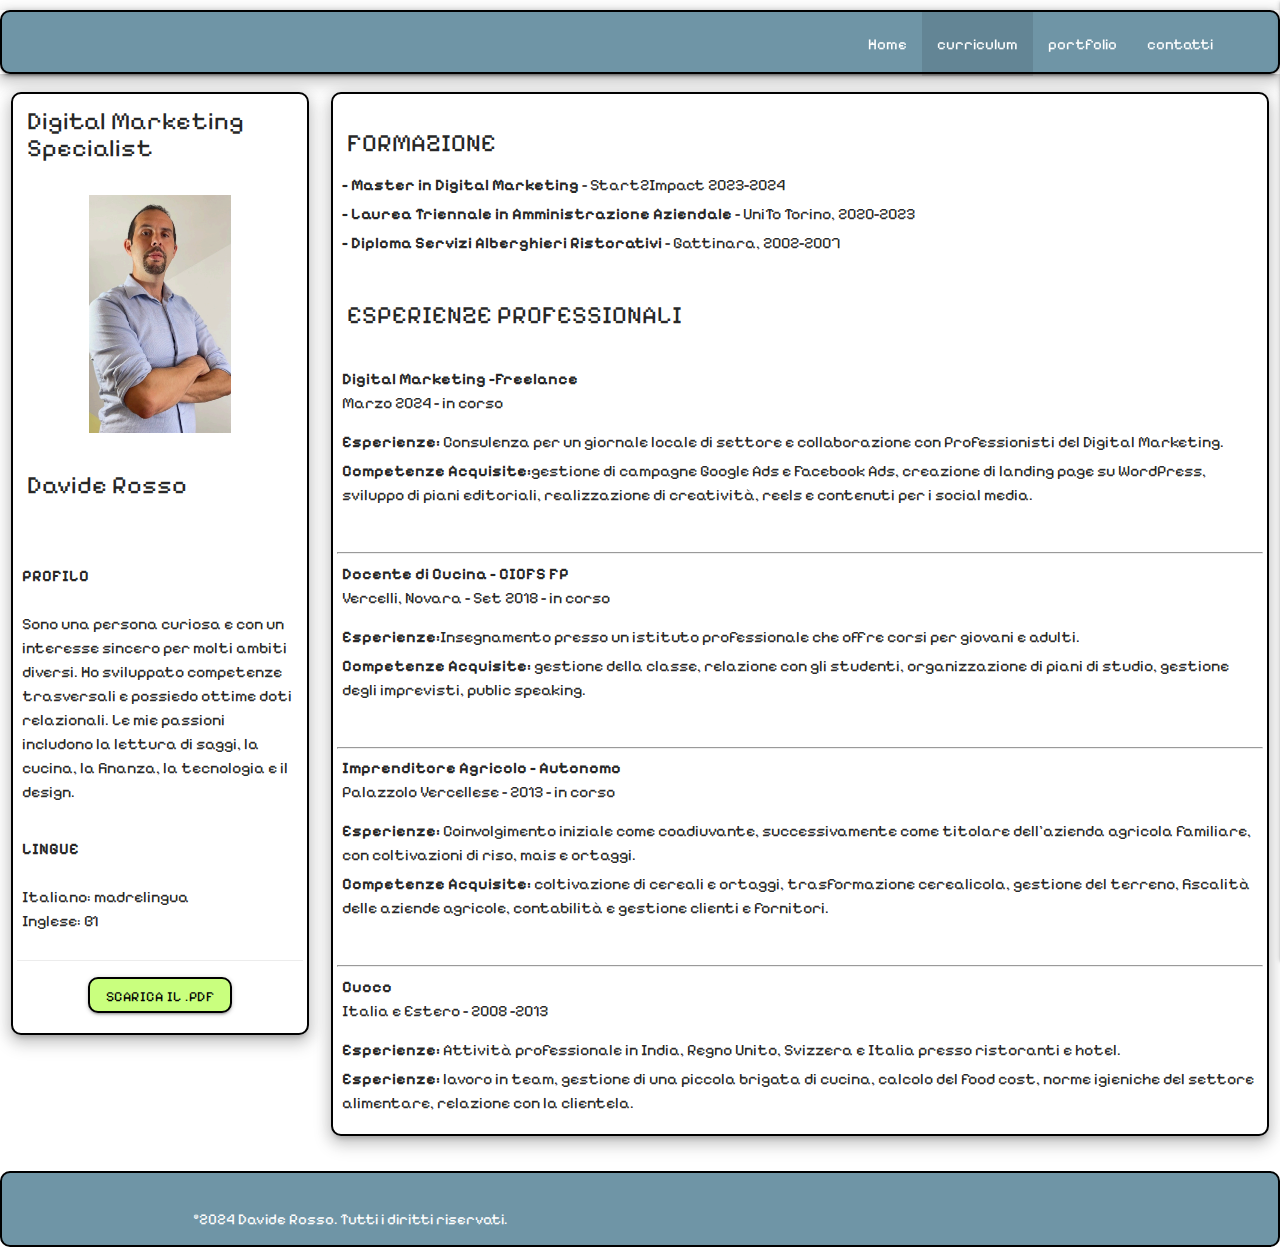
<file: curriculum.html>
<!DOCTYPE html>
<html lang="it">
<head>
    <!-- meta tag -->
    <meta charset="UTF8">
    <meta name="viewport" content="width= device-width, initial-scale=1.0">
    <meta author="Davide Rosso" content="Davide Rosso">

    <title>Curriculum | Davide Rosso</title>
    <meta name="description" content="Consulta il curriculum di Davide Rosso con esperienze, competenze e formazione.">

    <!-- Open Graph -->
    <meta property="og:title" content="Curriculum di Davide Rosso">
    <meta property="og:description" content="Leggi il mio curriculum con tutte le mie esperienze e competenze.">
    <meta property="og:image" content="https://daviderosso-data.github.io/personal_website/assets/img/pixel_dave.png">
    <meta property="og:url" content="https://daviderosso-data.github.io/personal_website/curriculum.html">
    <meta property="og:type" content="article">

    <link rel="icon" type="image/x-icon" href="assets/img/favicon.ico">
    
    <!-- import framework materialize -->
    <link rel="stylesheet" href="https://cdnjs.cloudflare.com/ajax/libs/materialize/1.0.0/css/materialize.min.css"> 

    <!-- import icon -->
    <link href="https://fonts.googleapis.com/icon?family=Material+Icons" rel="stylesheet">

    <!-- import css -->
    <link rel="stylesheet" href="assets/scss/styles.css">

</head>

<body>
     <!-- Header with Navbar-->
     <div class="col 12 z-depth-3">
        <div class="navbar-fixed" id="navbar-margin"> 
            <nav>
                <div class="nav-wrapper">
                
                <a href="#" data-target="mobile-demo" class="sidenav-trigger right"><i class="material-icons">menu</i></a>
                <ul class="right hide-on-med-and-down">
                    <li ><a href="index.html" class="active-tm">Home</a></li>
                    <li class="active"><a href="curriculum.html">curriculum</a></li>
                    <li><a href="portfolio.html">portfolio</a></li>
                    <li><a href="contatti.html">contatti</a></li>
                </ul>
            </div>
            </nav>
        </div>
        </div>
    
        <ul class="sidenav" id="mobile-demo">
            <li><img class="circle" id="sidenav-img" src="assets/img/pixel_dave.png" alt="davide rosso pixeled"></li>
            <hr id="line">
            <li ><a href="index.html" id="navbar-link">Home</a></li>
            <li class="active"><a href="curriculum.html" id="navbar-link">curriculum</a></li>
            <li><a href="portfolio.html" id="navbar-link">portfolio</a></li>
            <li><a href="contatti.html" id="navbar-link">contatti</a></li>
        </ul>
    
    
    <!-- curriculum Marketing Section  -->
    <div class="row">
        <div class="col xl3 m12">
            <div class="card z-depth-3 always-visible">
            <h2>Digital Marketing Specialist
            </h2><br>
            
                <div style="text-align: center;">
                    <img src="assets/img/davide.png" width="50%" alt="foto profilo davide rosso"></div>
   
            <br>
            <h2>Davide Rosso<br><br><br></h2>
            <p class="text">
            <b>PROFILO</b><br><br>
            Sono una persona curiosa e con
            un interesse sincero per molti
            ambiti diversi. Ho sviluppato
            competenze trasversali e
            possiedo ottime doti relazionali.
            Le mie passioni includono la
            lettura di saggi, la cucina, la
            finanza, la tecnologia e il
            design.
        </p>
        <br>
        
        <p class="text"> <b>LINGUE</b><br><br>
        Italiano: madrelingua<br>
        Inglese: B1</p><br>
        <div class="card-action"style="text-align: center;">
        <a href="assets/doc/CV.pdf" class="waves-effect waves-light btn" id="cta-green" target="_blank" rel="noopener" >Scarica il .pdf</a>
        </div>
        </div>
        </div>
        <div class="col xl9 m12">
         
            <div class="card z-depth-3 always-visible">
                <br>
                <h2>FORMAZIONE</h2>
                <ul>
                    <li><p class="text">
                        <b> - Master in Digital Marketing</b> - Start2Impact
                        2023-2024</p></li>
                    <li><p class="text">
                        <b> - Laurea Triennale in Amministrazione Aziendale </b>- UniTo
                Torino, 2020-2023
                    </p></li>
                    <li><p class="text">
                        <b> - Diploma Servizi Alberghieri Ristorativi</b> -
                Gattinara, 2002-2007
                    </p></li>

                </ul>
                
                <br>
                <h2>ESPERIENZE PROFESSIONALI</h2>
                <br>
                <p class="text">
                    <b> Digital Marketing -Freelance</b> <br>
                    Marzo 2024 - in corso
                    <ul>
                        <li class="text"> <b>Esperienze:</b> Consulenza per un giornale locale di settore e collaborazione con Professionisti del Digital Marketing.</li>
                        <li class="text"> <b>Competenze Acquisite:</b>gestione di campagne Google Ads e Facebook Ads, creazione di landing page su WordPress, sviluppo di piani editoriali, realizzazione di creatività, reels e contenuti per i social media.</li>
                    </ul>
                </p><br>
                <hr>
                <p class="text">
                    <b> Docente di Cucina - CIOFS FP
                        </b> <br>
                        Vercelli, Novara - Set 2018 - in corso
                    <ul>
                        <li class="text"> <b>Esperienze:</b>Insegnamento presso un istituto professionale che offre corsi per giovani e adulti.
                        </li>
                        <li class="text"> <b>Competenze Acquisite:</b> gestione della classe, relazione con gli studenti, organizzazione di piani di studio, gestione degli imprevisti, public speaking.</li>
                    </ul>
                    
                </p>
                <br><hr>

                <p class="text">
                    <b> Imprenditore Agricolo - Autonomo
                        </b> <br>
                        Palazzolo Vercellese - 2013 - in corso
                    <ul>
                        <li class="text"> <b>Esperienze:</b> Coinvolgimento iniziale come coadiuvante, successivamente come titolare dell'azienda agricola familiare, con coltivazioni di riso, mais e ortaggi.
</li>
                        <li class="text"> <b>Competenze Acquisite:</b> coltivazione di cereali e ortaggi, trasformazione cerealicola, gestione del terreno, fiscalità delle aziende agricole, contabilità e gestione clienti e fornitori.</li>
                    </ul>
                    
                </p><br><hr>

                <p class="text">
                    <b> Cuoco</b> <br>
                    Italia e Estero - 2008 -2013
                    <ul>
                        <li class="text"> <b>Esperienze:</b>  Attività professionale in India, Regno Unito, Svizzera e Italia presso ristoranti e hotel.</li>
                        <li class="text"> <b>Esperienze:</b> lavoro in team, gestione di una piccola brigata di cucina, calcolo del food cost, norme igieniche del settore alimentare, relazione con la clientela.</li>
                    </ul>
                    
                    </p>                
                
                
            </div>
     
        </div>
    </div>
    </div>
    </div>
    
    
    <!-- Footer -->
    <footer class="page-footer">
        <div class="container">
        <p class="white-text">&copy;2024 Davide Rosso. Tutti i diritti riservati.</p>
        </div>
    </footer>

    <!-- import materialize js scripts -->
    <script src="https://cdnjs.cloudflare.com/ajax/libs/materialize/1.0.0/js/materialize.min.js"></script>

    <script type="text/javascript" src="assets/js/script.js"></script>

   

  
</body>
</html>
</file>
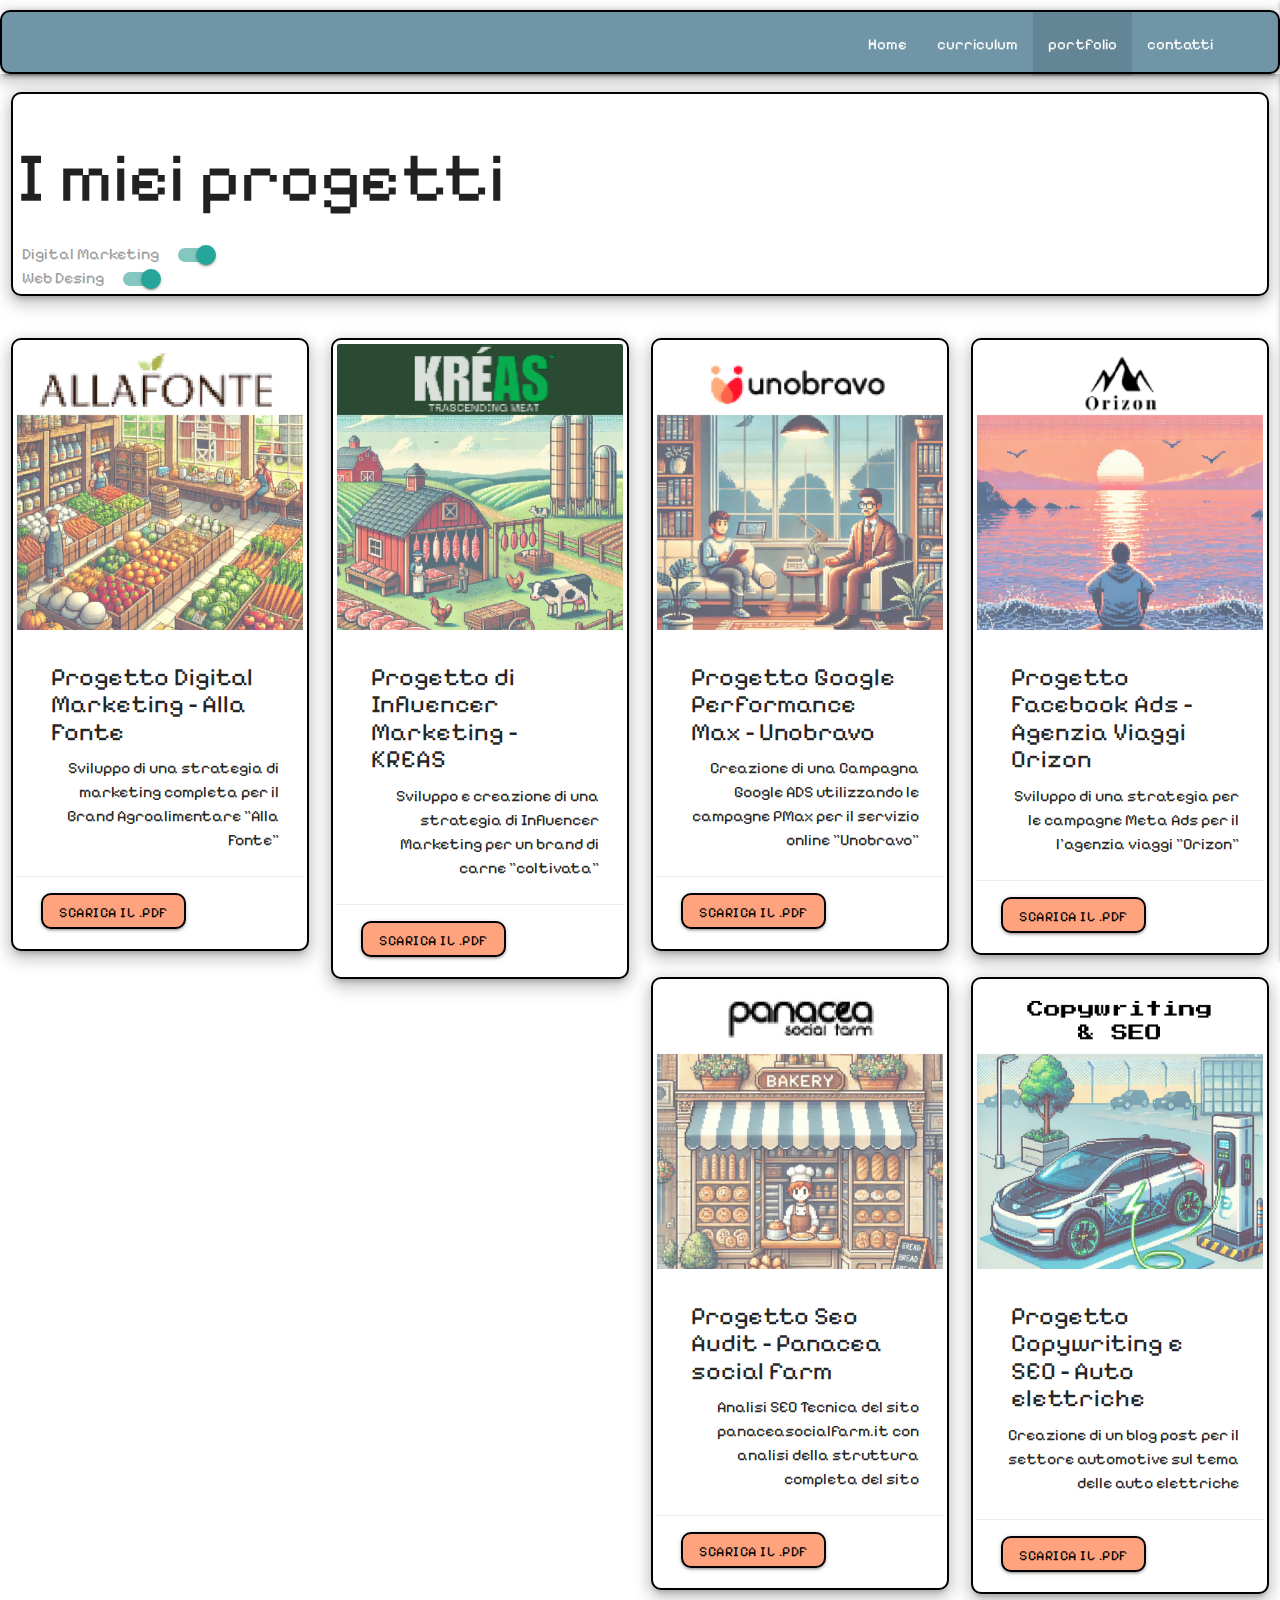
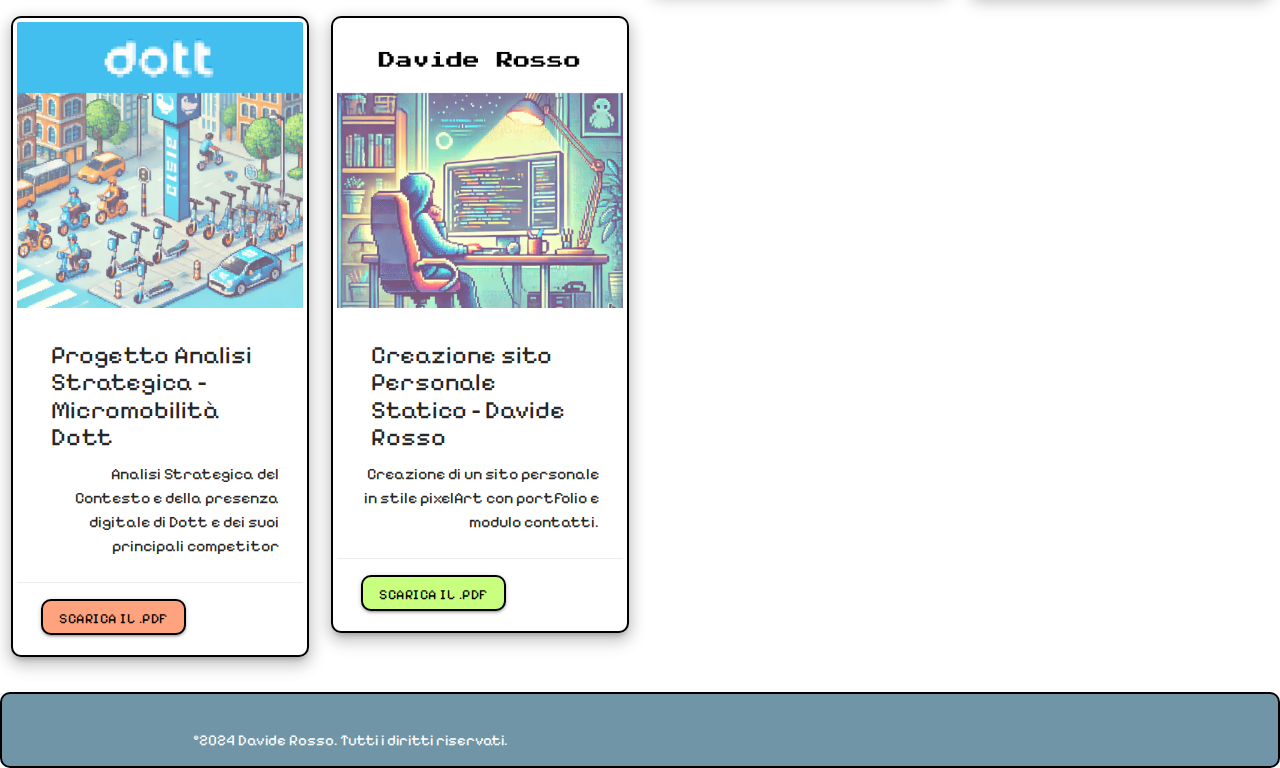
<file: portfolio.html>
<!DOCTYPE html>
<html lang="it">
<head>
    <!-- meta tag -->
    <meta charset="UTF8">
    <meta name="viewport" content="width= device-width, initial-scale=1.0">
    <meta author="Davide Rosso" content="Davide Rosso">

    <title>Portfolio | Davide Rosso</title>
    <meta name="description" content="Esplora i progetti di Davide Rosso in digital marketing e web development.">

    <!-- Open Graph -->
    <meta property="og:title" content="Portfolio di Davide Rosso">
    <meta property="og:description" content="Guarda i miei progetti di digital marketing e sviluppo web.">
    <meta property="og:image" content="https://daviderosso-data.github.io/personal_website/assets/img/programming.webp">
    <meta property="og:url" content="https://daviderosso-data.github.io/personal_website/portfolio.html">
    <meta property="og:type" content="website">


    <link rel="icon" type="image/x-icon" href="assets/img/favicon.ico">
    
    <!-- import framework materialize -->
    <link rel="stylesheet" href="https://cdnjs.cloudflare.com/ajax/libs/materialize/1.0.0/css/materialize.min.css"> 

    <!-- import icon -->
    <link href="https://fonts.googleapis.com/icon?family=Material+Icons" rel="stylesheet">

    <!-- import css -->
    <link rel="stylesheet" href="assets/scss/styles.css">

</head>

<body>

     <!-- Header with Navbar-->
     <div class="col 12 z-depth-3">
        <div class="navbar-fixed" id="navbar-margin"> 
            <nav>
              <div class="nav-wrapper">
                <a href="#" data-target="mobile-demo" class="sidenav-trigger right"><i class="material-icons">menu</i></a>
                <ul class="right hide-on-med-and-down">
                    <li><a href="index.html" class="active-tm">Home</a></li>
                    <li><a href="curriculum.html">curriculum</a></li>
                    <li class="active"><a href="portfolio.html">portfolio</a></li>
                    <li><a href="contatti.html">contatti</a></li>
                </ul>
            </div>
            </nav>
        </div>
        </div>
    
        <ul class="sidenav" id="mobile-demo">
            <li><img class="circle" id="sidenav-img" src="assets/img/pixel_dave.png" alt="davide rosso pixeled"></li>
            <hr id="line">
            <li ><a href="index.html" id="navbar-link">Home</a></li>
            <li><a href="curriculum.html" id="navbar-link">curriculum</a></li>
            <li class="active"><a href="portfolio.html" id="navbar-link">portfolio</a></li>
            <li><a href="contatti.html" id="navbar-link">contatti</a></li>
        </ul>
    
    

    <!-- Title and Filter -->
    <div class="row">
        <div class="col s12">
            <div class="card z-depth-3 always-visible">
            <h1>I miei progetti</h1>
              <div class="switch filter-controls left-align" >
                <label class="subtitle">Digital Marketing
                <input type="checkbox" id="filter-digital-marketing" checked/>
                <span class="lever"></span>
                </label><br>
                <label class="subtitle">Web Desing
                <input type="checkbox" id="filter-web-design" checked />
                <span class="lever"></span>
                </label>
              </div>
            </div>
        </div>
    </div>

    <!-- Cards Portfolio -->
    <div class="portfolio-container" id="portfolio-container">
    <div class="row" id="portfolio-row">
  
        <div class="col xl3 digital-marketing">
            <div class="card z-depth-3">
                <div class="card-image">
                  <img class="card-img" src="assets/img/Allafonte.png" alt="illustrazione di un negozio di alimentari in stile pixel art">
                </div>
                <div class="card-content">
                  <h2>Progetto Digital Marketing - Alla Fonte </h2>
                  <p class="subtitle">Sviluppo di una strategia di marketing completa per il Brand Agroalimentare "Alla Fonte"
                  </p>
                </div>
                <div class="card-action">
                    <a href="assets/doc/allafonte.pdf" target="_blank" class="waves-effect waves-light btn" id="cta" rel="noopener">Scarica il .pdf</a>
                </div>
              </div>
        </div>
        <div class="col xl3 digital-marketing">
            <div class="card z-depth-3">
                <div class="card-image">
                  <img class="card-img" src="assets/img/kreas.png" alt="illustrazione di una fattoria con carni e animali in stile pixel art">
                </div>
                <div class="card-content">
                  <h2> Progetto di Influencer Marketing - KREAS</h2>
                  <p class="subtitle">Sviluppo e creazione di una strategia di Influencer Marketing per un brand di carne "coltivata"
                </div>
                <div class="card-action">
                    <a href="assets/doc/kreas.pdf" target="_blank" class="waves-effect waves-light btn" id="cta" rel="noopener">Scarica il .pdf</a>
                </div>
              </div>
        </div>
        <div class="col xl3 digital-marketing">
            <div class="card z-depth-3">
                <div class="card-image">
                  <img class="card-img" src="assets/img/unobravo.png" alt="illustrazione di una seduta da uno psicologo in stile pixel art">
                </div>
                <div class="card-content">
                  <h2> Progetto Google Performance Max - Unobravo</h2>
                  <p class="subtitle">Creazione di una Campagna Google ADS utilizzando le campagne PMax per il servizio online "Unobravo"
                  </p>
                </div>
                <div class="card-action">
                    <a href="assets/doc/unobravo.pdf" target="_blank" class="waves-effect waves-light btn" id="cta" rel="noopener">Scarica il .pdf</a>
                </div>
              </div>
        </div>
       
        <div class="col xl3 digital-marketing">
            <div class="card z-depth-3">
                <div class="card-image">
                  <img class="card-img" src="assets/img/Orizon.png" alt="ragazzo guarda l'orizzonte sul mare mentre il sole tramonta in stile pixel art">
                </div>
                <div class="card-content">
                  <h2> Progetto Facebook Ads - Agenzia Viaggi Orizon</h2>
                  <p class="subtitle">Sviluppo di una strategia per le campagne Meta Ads per il l'agenzia viaggi "Orizon"
                  </p>
                </div>
                <div class="card-action">
                    <a href="assets/doc/orizon.pdf" target="_blank" class="waves-effect waves-light btn" id="cta" rel="noopener">Scarica il .pdf</a>
                </div>
              </div>
        </div>
        <div class="col xl3 digital-marketing">
            <div class="card z-depth-3">
                <div class="card-image">
                  <img class="card-img" src="assets/img/panacea.png" alt="illustrazione di un esterno di una panetteria in stile cartoon pixelart">
                </div>
                <div class="card-content">
                  <h2> Progetto Seo Audit -  Panacea social farm</h2>
                  <p class="subtitle">Analisi SEO Tecnica del sito panaceasocialfarm.it con analisi della struttura completa del sito
                  </p>
                </div>
                <div class="card-action">
                    <a href="assets/doc/panacea.pdf" target="_blank" class="waves-effect waves-light btn" id="cta" rel="noopener">Scarica il .pdf</a>
                </div>
              </div>
        </div>
        <div class="col xl3 digital-marketing">
            <div class="card z-depth-3">
                <div class="card-image">
                  <img class="card-img" src="assets/img/copywritingSEO.png" alt="illustrazione di un auto elettrica vicina ad una colonnina in stile pixel art">
                </div>
                <div class="card-content">
                  <h2> Progetto Copywriting e SEO - Auto elettriche</h2>
                  <p class="subtitle">Creazione di un blog post per il settore automotive sul tema delle auto elettriche 
                  </p>
                </div>
                <div class="card-action">
                    <a href="assets/doc/copy.pdf" target="_blank" class="waves-effect waves-light btn" id="cta" rel="noopener">Scarica il .pdf</a>
                </div>
              </div>
        </div>
        <div class="col xl3 digital-marketing">
            <div class="card z-depth-3">
                <div class="card-image">
                  <img class="card-img" src="assets/img/dott.png" alt="illustrazione di uno stallo con biciclette e monopattini elettrici in stile pixel art">
                </div>
                <div class="card-content">
                  <h2> Progetto Analisi Strategica - Micromobilità Dott</h2>
                  <p class="subtitle">Analisi Strategica del Contesto e della presenza digitale di Dott e dei suoi principali competitor
                  </p>
                </div>
                <div class="card-action">
                    <a href="assets/doc/dott.pdf" target="_blank" class="waves-effect waves-light btn" id="cta" rel="noopener">Scarica il .pdf</a>
                </div>
              </div>
        </div>
        <div class="col xl3 web-design">
            <div class="card z-depth-3 ">
            
                <div class="card-image">
                    <img class="card-img" src="assets/img/daviderosso.png" alt="illustrazione di un programmatore davanti al proprio pc in stile pixel art">
                  </div>
                  <div class="card-content">
                    <h2> Creazione sito Personale Statico - Davide Rosso </h2>
                    <p class="subtitle">Creazione di un sito personale in stile pixelArt con portfolio e modulo contatti.
                    </p>
                  </div>
                  <div class="card-action">
                      <a href="assets/doc/personal_website.pdf" target="_blank" class="waves-effect waves-light btn" id="cta-green" rel="noopener">Scarica il .pdf</a>
                  </div>
                </div>
        </div>
    </div>
</div>

    <!-- Footer -->
    <footer class="page-footer">
      <div class="container">
      <p class="white-text">&copy;2024 Davide Rosso. Tutti i diritti riservati.</p>
      </div>
  </footer>

    <!-- import materialize js scripts -->
    <script src="https://cdnjs.cloudflare.com/ajax/libs/materialize/1.0.0/js/materialize.min.js"></script>

     <!-- import js scripts -->
    <script src="assets/js/filter.js"></script>

    <script type="text/javascript" src="assets/js/script.js"></script>


    
   
</body>
</html>
</file>
<file: assets/scss/styles.css>
@import url("https://fonts.googleapis.com/css2?family=Pixelify+Sans:wght@400..700&display=swap");
body {
  font-family: "Pixelify Sans";
}

#calendly {
  min-width: 320px;
  height: 700px;
}

.page-footer {
  background-color: rgb(111, 149, 166);
  border-width: 2px;
  border-style: solid;
  border-color: black;
  border-radius: 10px;
}

nav {
  background-color: rgb(111, 149, 166);
  border-width: 2px;
  border-style: solid;
  border-color: black;
  border-radius: 10px;
}

.brand-logo,
li,
.card-title,
#cta,
#cta-green,
#cta-yellow,
h1,
h2,
.subtitle,
.text {
  font-family: "Pixelify Sans";
}

.sidenav {
  background-color: rgb(111, 149, 166);
  border-width: 2px;
  border-style: solid;
  border-color: black;
}

#navbar-link {
  color: white;
}

#sidenav-img {
  width: 30%;
  margin-top: 20px;
  margin-left: 100px;
}

.card {
  border-width: 2px;
  border-style: solid;
  border-color: black;
  border-radius: 10px;
  padding: 4px;
}

#cta,
#cta-green,
#cta-yellow {
  border-width: 2px;
  border-style: solid;
  border-color: black;
  border-radius: 10px;
  color: black;
}

#cta {
  background-color: rgb(255, 163, 126);
}
#cta:hover {
  background-color: white;
}

#cta-green {
  background-color: rgb(201, 255, 126);
}

#cta-yellow {
  background-color: rgb(249, 255, 126);
}

.switch label .lever {
  background-color: #afb1af;
}
input[type=checkbox]:checked + .switch label .lever {
  background-color: rgb(192, 220, 233);
}
input[type=checkbox]:checked + .switch label .lever:after {
  background-color: rgb(155, 208, 233);
}

h1 {
  font-size: 70px;
}

h2 {
  font-size: 25px;
  margin: 10px;
}

.subtitle {
  font-size: medium;
  text-align: end;
  margin: 5px;
}

.text {
  font-size: medium;
  text-align: left;
  margin: 5px;
}

.nav-wrapper {
  right: 50px;
}

#line {
  margin-top: 10px;
  margin-bottom: 10px;
}

#navbar-margin {
  margin: 10px auto;
}/*# sourceMappingURL=styles.css.map */
</file>
